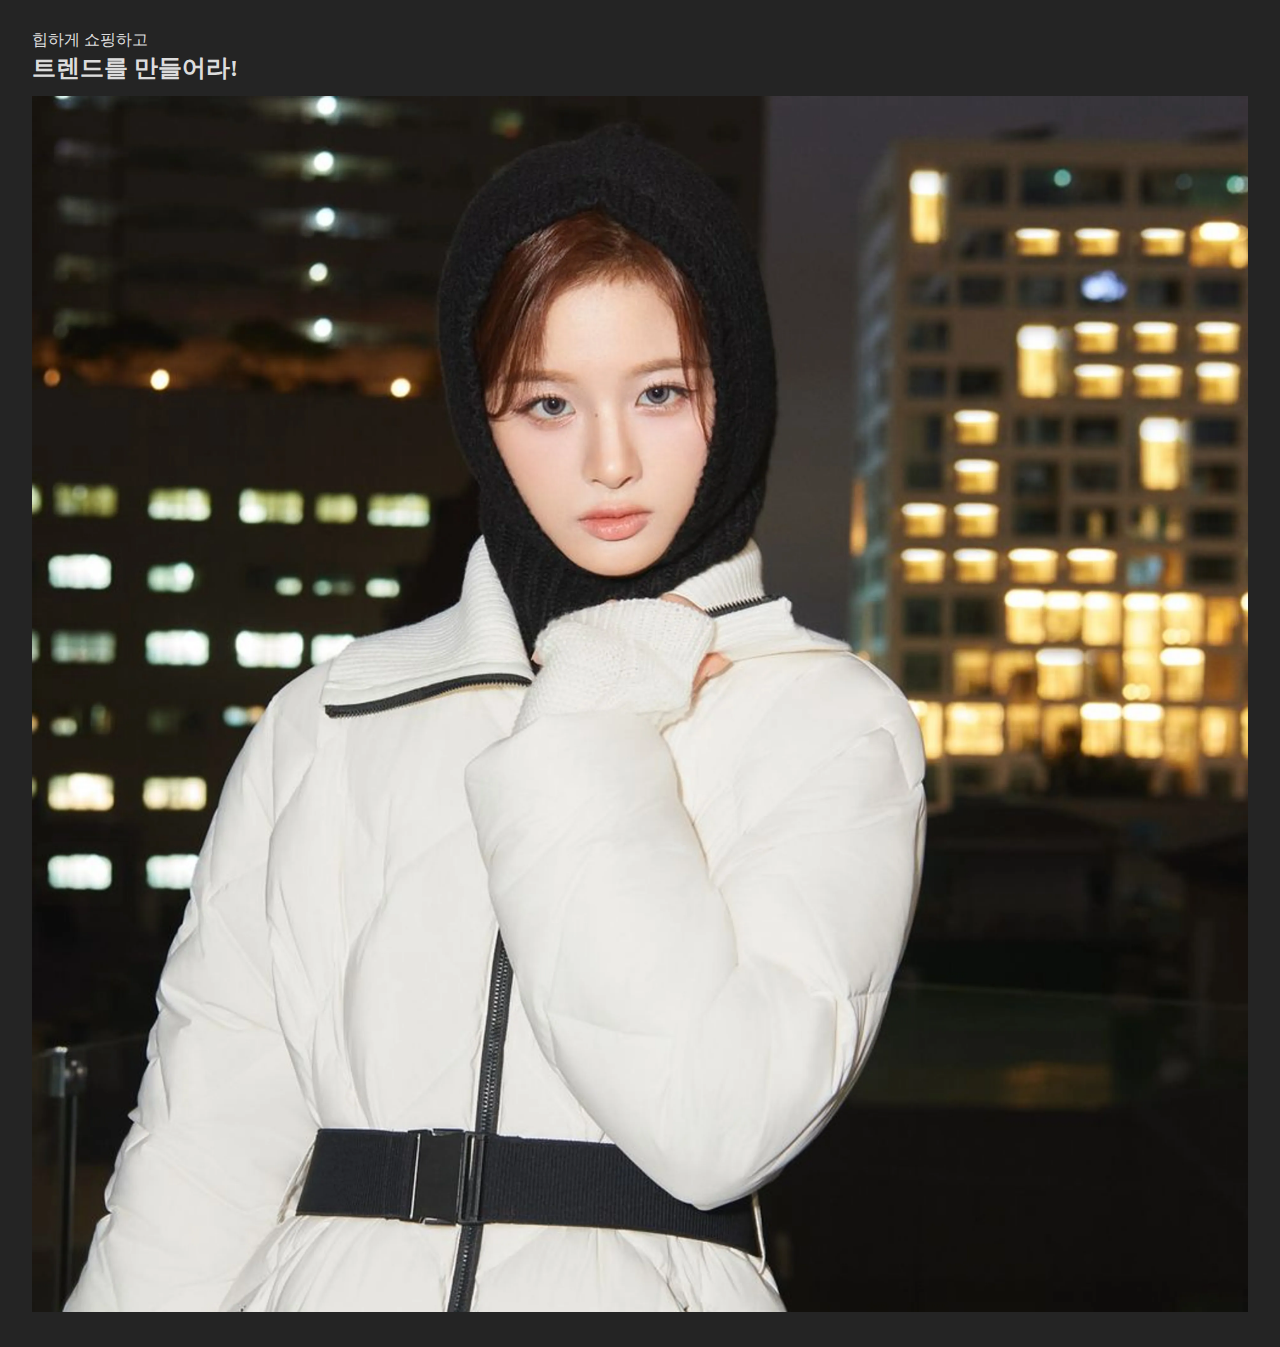
<file: index.html>
<!DOCTYPE html>
<html lang="ko-kr">
  <head>
    <meta charset="UTF-8" />
    <link rel="shortcut icon" type="image/x-icon" href="/logo.png" />
    <meta name="viewport" content="width=device-width, initial-scale=1.0" />
    <title>MallBar</title>
    <link rel="stylesheet" href="./src/index.css" />
    <script type="module" src="/src/main.js"></script>
  </head>
  <body>
    <c-header></c-header>

    <div class="container">
      <div class="visual">
        <h2>
          <span>힙하게 쇼핑하고</span>
          <span>트렌드를 만들어라!</span>
        </h2>
        <figure>
          <img src="./src/assets/visual.webp" alt="" />
        </figure>
      </div>
    </div>
  </body>
</html>
</file>
<file: src/index.css>
/*
*  html5resetcss
*/
html,
body,
div,
span,
object,
iframe,
h1,
h2,
h3,
h4,
h5,
h6,
p,
blockquote,
pre,
abbr,
address,
cite,
code,
del,
dfn,
em,
img,
ins,
kbd,
q,
samp,
small,
strong,
sub,
sup,
var,
b,
i,
dl,
dt,
dd,
ol,
ul,
li,
fieldset,
form,
label,
legend,
table,
caption,
tbody,
tfoot,
thead,
tr,
th,
td,
article,
aside,
canvas,
details,
figcaption,
figure,
footer,
header,
hgroup,
menu,
nav,
section,
summary,
time,
mark,
audio,
video {
  margin: 0;
  padding: 0;
  border: 0;
  outline: 0;
  font-size: 100%;
  vertical-align: baseline;
  background: transparent;
}
body {
  line-height: 1;
}
article,
aside,
details,
figcaption,
figure,
footer,
header,
hgroup,
menu,
nav,
section {
  display: block;
}
nav ul {
  list-style: none;
}
ul {
  list-style: none;
}
blockquote,
q {
  quotes: none;
}
blockquote:before,
blockquote:after,
q:before,
q:after {
  content: none;
}
a {
  margin: 0;
  padding: 0;
  font-size: 100%;
  vertical-align: baseline;
  background: transparent;
}
a {
  color: inherit;
  text-decoration: none;
}
ins {
  background-color: #ff9;
  color: #000;
  text-decoration: none;
}
mark {
  background-color: #ff9;
  color: #000;
  font-style: italic;
  font-weight: bold;
}
del {
  text-decoration: line-through;
}
abbr[title],
dfn[title] {
  border-bottom: 1px dotted;
  cursor: help;
}
table {
  border-collapse: collapse;
  border-spacing: 0;
}
hr {
  display: block;
  height: 1px;
  border: 0;
  border-top: 1px solid #ccc;
  margin: 1em 0;
  padding: 0;
}
input,
select {
  vertical-align: middle;
}

:root {
  color: rgba(255, 255, 255, 0.87);
  background-color: #242424;
}

.container {
  padding: 2rem;

  & h2 {
    display: flex;
    flex-direction: column;
    gap: 0.5rem;
    margin-bottom: 1rem;

    & span:nth-child(1) {
      font-weight: 100;
    }

    & span:nth-child(2) {
      font-size: 1.5rem;
    }
  }

  & img {
    width: 100%;
  }
}
</file>
